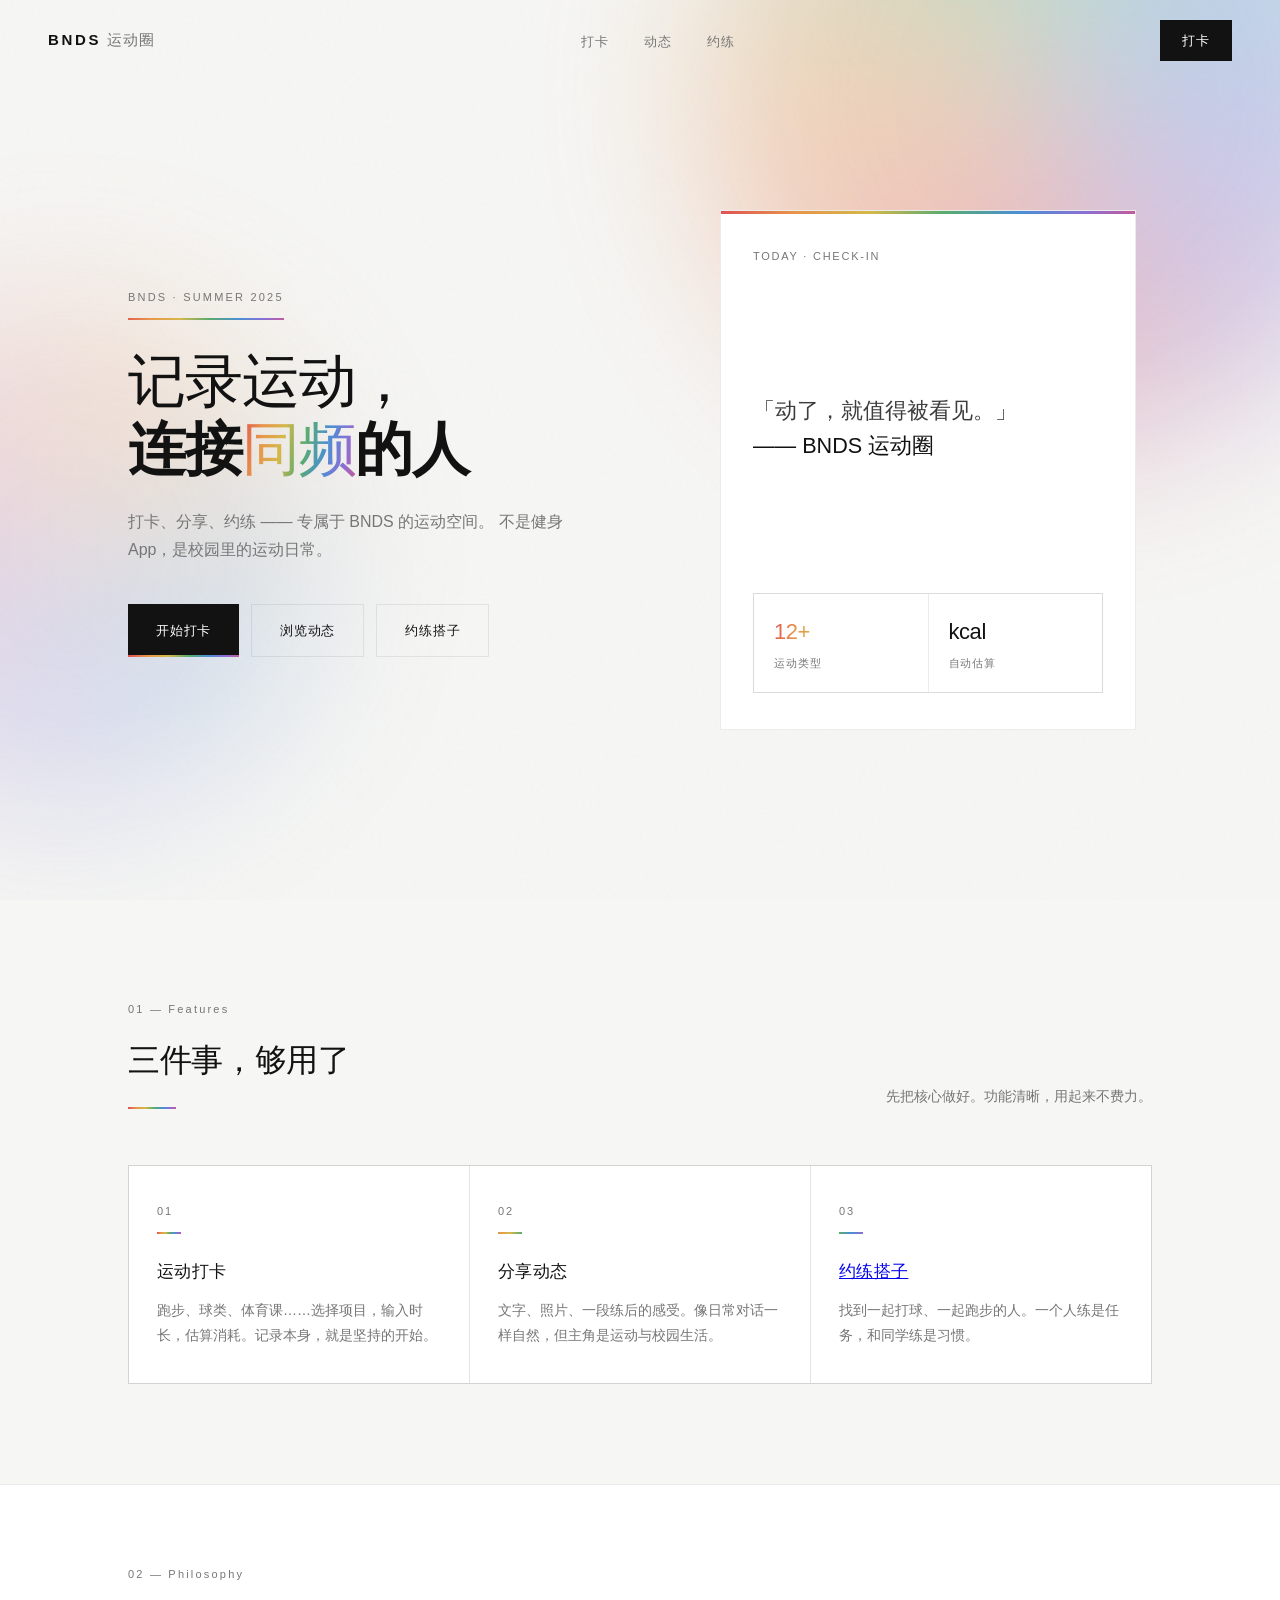
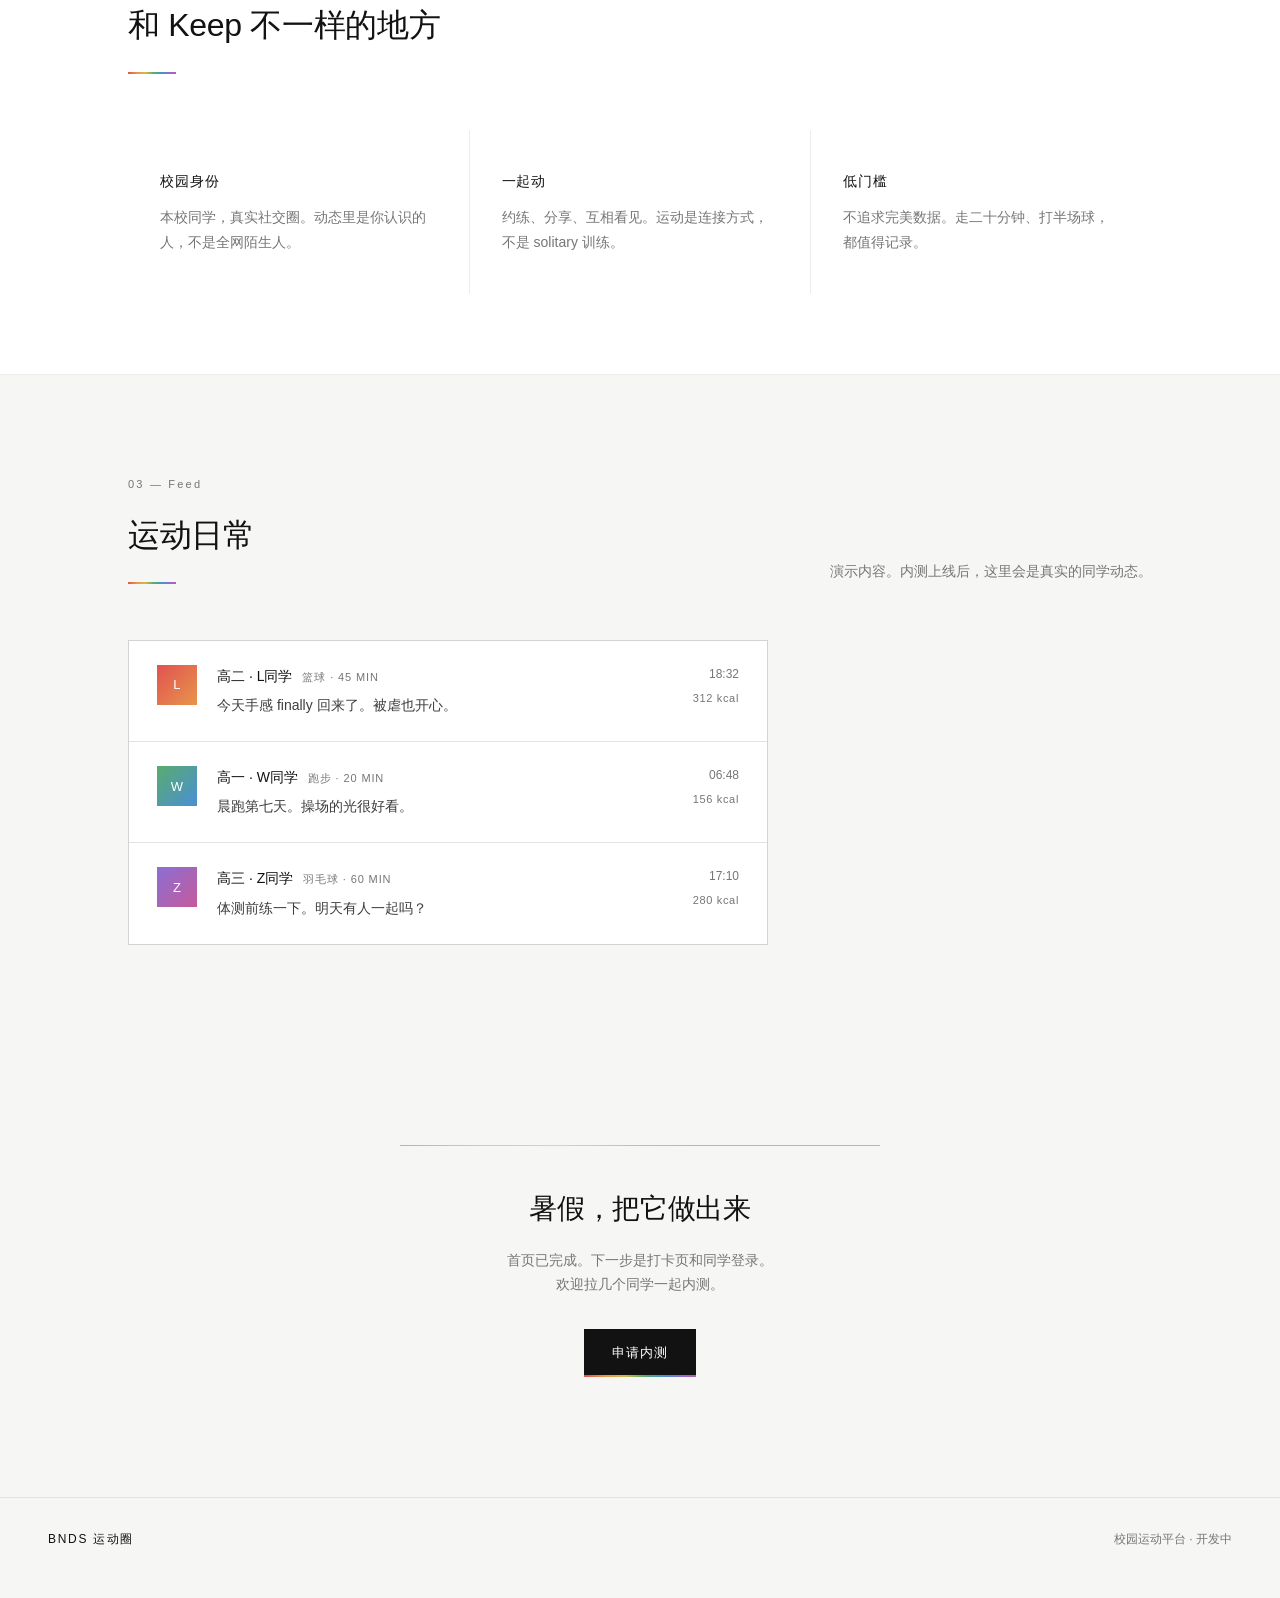
<file: index.html>
<!DOCTYPE html>
<html lang="zh-CN">
<head>
  <meta charset="UTF-8">
  <meta name="viewport" content="width=device-width, initial-scale=1.0, maximum-scale=1.0">
  <meta name="description" content="BNDS 运动圈 — 校园运动打卡与分享">
  <title>BNDS 运动圈</title>
  <link rel="stylesheet" href="styles.css">
</head>
<body>

  <div class="bg-layer" aria-hidden="true">
    <div class="bg-orb bg-orb--1"></div>
    <div class="bg-orb bg-orb--2"></div>
    <div class="bg-noise"></div>
  </div>

  <nav class="nav">
    <a class="nav-brand" href="index.html">
      <div class="nav-title">BNDS<em>运动圈</em></div>
    </a>
    <ul class="nav-links">
      <li><a href="checkin.html">打卡</a></li>
      <li><a href="feed.html">动态</a></li>
      <li><a href="buddy.html">约练</a></li>
    </ul>
    <a class="nav-cta" href="checkin.html"><span>打卡</span></a>
  </nav>

  <main class="page">

    <section class="hero">
      <div class="hero-content">
        <p class="hero-label">BNDS · Summer 2025</p>
        <h1 class="hero-title">
          记录运动，
          <strong>连接<span class="rainbow-text">同频</span>的人</strong>
        </h1>
        <p class="hero-subtitle">
          打卡、分享、约练 —— 专属于 BNDS 的运动空间。
          不是健身 App，是校园里的运动日常。
        </p>
        <div class="hero-actions">
          <a class="btn btn-primary" href="checkin.html">开始打卡</a>
          <a class="btn btn-outline" href="feed.html">浏览动态</a>
          <a class="btn btn-outline" href="buddy.html">约练搭子</a>
        </div>
      </div>

      <aside class="hero-visual" aria-hidden="true">
        <div class="hero-frame">
          <div class="hero-frame-inner">
            <p class="frame-top">Today · Check-in</p>
            <p class="frame-quote">
              「动了，就值得被看见。」<br>
              <span>—— BNDS 运动圈</span>
            </p>
            <div class="frame-metrics">
              <div class="frame-metric">
                <div class="frame-metric-value accent">12+</div>
                <div class="frame-metric-label">运动类型</div>
              </div>
              <div class="frame-metric">
                <div class="frame-metric-value">kcal</div>
                <div class="frame-metric-label">自动估算</div>
              </div>
            </div>
          </div>
        </div>
      </aside>
    </section>

    <section class="section" id="features">
      <div class="section-head section-head--row">
        <div>
          <p class="section-index">01 — Features</p>
          <h2 class="section-title">三件事，够用了</h2>
          <div class="rainbow-rule"></div>
        </div>
        <p class="section-desc">先把核心做好。功能清晰，用起来不费力。</p>
      </div>

      <div class="features-list">
        <article class="feature-item">
          <p class="feature-num">01</p>
          <h3 class="feature-title">运动打卡</h3>
          <p class="feature-desc">
            跑步、球类、体育课……选择项目，输入时长，估算消耗。记录本身，就是坚持的开始。
          </p>
        </article>

        <article class="feature-item">
          <p class="feature-num">02</p>
          <h3 class="feature-title">分享动态</h3>
          <p class="feature-desc">
            文字、照片、一段练后的感受。像日常对话一样自然，但主角是运动与校园生活。
          </p>
        </article>

        <article class="feature-item">
          <p class="feature-num">03</p>
          <h3 class="feature-title"><a href="buddy.html">约练搭子</a></h3>
          <p class="feature-desc">
            找到一起打球、一起跑步的人。一个人练是任务，和同学练是习惯。
          </p>
        </article>
      </div>
    </section>

    <section class="philosophy" id="philosophy">
      <div class="section" style="padding-top: 80px; padding-bottom: 80px;">
        <div class="section-head">
          <p class="section-index">02 — Philosophy</p>
          <h2 class="section-title">和 Keep 不一样的地方</h2>
          <div class="rainbow-rule"></div>
        </div>

        <div class="philosophy-grid">
          <div class="philosophy-item">
            <h3>校园身份</h3>
            <p>本校同学，真实社交圈。动态里是你认识的人，不是全网陌生人。</p>
          </div>
          <div class="philosophy-item">
            <h3>一起动</h3>
            <p>约练、分享、互相看见。运动是连接方式，不是 solitary 训练。</p>
          </div>
          <div class="philosophy-item">
            <h3>低门槛</h3>
            <p>不追求完美数据。走二十分钟、打半场球，都值得记录。</p>
          </div>
        </div>
      </div>
    </section>

    <section class="section" id="preview">
      <div class="section-head section-head--row">
        <div>
          <p class="section-index">03 — Feed</p>
          <h2 class="section-title">运动日常</h2>
          <div class="rainbow-rule"></div>
        </div>
        <p class="section-desc">演示内容。内测上线后，这里会是真实的同学动态。</p>
      </div>

      <div class="feed-list">
        <article class="feed-item">
          <div class="feed-initial feed-initial--1">L</div>
          <div class="feed-main">
            <div class="feed-row">
              <span class="feed-name">高二 · L同学</span>
              <span class="feed-sport">篮球 · 45 min</span>
            </div>
            <p class="feed-text">今天手感 finally 回来了。被虐也开心。</p>
          </div>
          <div class="feed-side">
            18:32
            <span class="feed-kcal">312 kcal</span>
          </div>
        </article>

        <article class="feed-item">
          <div class="feed-initial feed-initial--2">W</div>
          <div class="feed-main">
            <div class="feed-row">
              <span class="feed-name">高一 · W同学</span>
              <span class="feed-sport">跑步 · 20 min</span>
            </div>
            <p class="feed-text">晨跑第七天。操场的光很好看。</p>
          </div>
          <div class="feed-side">
            06:48
            <span class="feed-kcal">156 kcal</span>
          </div>
        </article>

        <article class="feed-item">
          <div class="feed-initial feed-initial--3">Z</div>
          <div class="feed-main">
            <div class="feed-row">
              <span class="feed-name">高三 · Z同学</span>
              <span class="feed-sport">羽毛球 · 60 min</span>
            </div>
            <p class="feed-text">体测前练一下。明天有人一起吗？</p>
          </div>
          <div class="feed-side">
            17:10
            <span class="feed-kcal">280 kcal</span>
          </div>
        </article>
      </div>
    </section>

    <section class="cta-block">
      <div class="cta-inner">
        <div class="cta-rainbow-line"></div>
        <h2>暑假，把它做出来</h2>
        <p>首页已完成。下一步是打卡页和同学登录。<br>欢迎拉几个同学一起内测。</p>
        <button class="btn btn-primary" data-coming-soon="内测">申请内测</button>
      </div>
    </section>

  </main>

  <footer class="footer">
    <span class="footer-brand">BNDS 运动圈</span>
    <span class="footer-note">校园运动平台 · 开发中</span>
  </footer>

  <div class="toast" id="toast"></div>
  <script src="main.js"></script>
</body>
</html>
</file>
<file: styles.css>
/* BNDS 运动圈 — 高级彩虹版 */

:root {
  --rainbow: linear-gradient(
    102deg,
    #e05252 0%,
    #e8954a 18%,
    #d4b84a 36%,
    #5aab6e 54%,
    #4a8fd4 72%,
    #8b6fd4 88%,
    #c45a9a 100%
  );
  --rainbow-soft: linear-gradient(
    102deg,
    rgba(224, 82, 82, 0.55),
    rgba(232, 149, 74, 0.55),
    rgba(212, 184, 74, 0.55),
    rgba(90, 171, 110, 0.55),
    rgba(74, 143, 212, 0.55),
    rgba(139, 111, 212, 0.55),
    rgba(196, 90, 154, 0.55)
  );
  --bg: #f6f6f4;
  --surface: #ffffff;
  --ink: #121212;
  --ink-soft: #3d3d3d;
  --muted: #767676;
  --line: rgba(18, 18, 18, 0.08);
  --radius: 2px;
  --font: "PingFang SC", "Helvetica Neue", -apple-system, BlinkMacSystemFont, sans-serif;
}

*,
*::before,
*::after {
  box-sizing: border-box;
  margin: 0;
  padding: 0;
}

html {
  scroll-behavior: smooth;
}

body {
  font-family: var(--font);
  color: var(--ink);
  background: var(--bg);
  line-height: 1.65;
  -webkit-font-smoothing: antialiased;
}

/* ── 背景：极淡彩虹光晕 ── */
.bg-layer {
  position: fixed;
  inset: 0;
  z-index: 0;
  pointer-events: none;
  overflow: hidden;
}

.bg-orb {
  position: absolute;
  border-radius: 50%;
  filter: blur(80px);
  opacity: 0.35;
}

.bg-orb--1 {
  width: 55vw;
  height: 55vw;
  top: -20vw;
  right: -10vw;
  background: conic-gradient(from 200deg, #e05252, #e8954a, #5aab6e, #4a8fd4, #8b6fd4, #e05252);
}

.bg-orb--2 {
  width: 40vw;
  height: 40vw;
  bottom: 10%;
  left: -15vw;
  background: conic-gradient(from 120deg, #4a8fd4, #8b6fd4, #c45a9a, #e8954a, #4a8fd4);
  opacity: 0.22;
}

.bg-noise {
  position: absolute;
  inset: 0;
  opacity: 0.025;
  background-image: url("data:image/svg+xml,%3Csvg viewBox='0 0 256 256' xmlns='http://www.w3.org/2000/svg'%3E%3Cfilter id='n'%3E%3CfeTurbulence type='fractalNoise' baseFrequency='0.9' numOctaves='4' stitchTiles='stitch'/%3E%3C/filter%3E%3Crect width='100%25' height='100%25' filter='url(%23n)'/%3E%3C/svg%3E");
}

/* ── 导航 ── */
.nav {
  position: fixed;
  top: 0;
  left: 0;
  right: 0;
  z-index: 100;
  padding: 20px clamp(20px, 5vw, 48px);
  display: flex;
  align-items: center;
  justify-content: space-between;
  transition: background 0.4s, border-color 0.4s;
}

.nav.scrolled {
  background: rgba(246, 246, 244, 0.82);
  backdrop-filter: blur(20px);
  -webkit-backdrop-filter: blur(20px);
  border-bottom: 1px solid var(--line);
}

.nav-brand {
  text-decoration: none;
  color: var(--ink);
}

.nav-title {
  font-size: 15px;
  font-weight: 600;
  letter-spacing: 0.18em;
  text-transform: uppercase;
}

.nav-title em {
  font-style: normal;
  font-weight: 400;
  color: var(--muted);
  margin-left: 6px;
  letter-spacing: 0.06em;
  text-transform: none;
}

.nav-links {
  display: none;
  gap: 36px;
  list-style: none;
}

.nav-links a {
  text-decoration: none;
  color: var(--muted);
  font-size: 13px;
  letter-spacing: 0.04em;
  transition: color 0.25s;
}

.nav-links a:hover {
  color: var(--ink);
}

.nav-cta {
  padding: 10px 22px;
  background: var(--ink);
  color: var(--surface);
  border: none;
  font-size: 13px;
  font-weight: 500;
  letter-spacing: 0.06em;
  cursor: pointer;
  position: relative;
  overflow: hidden;
  transition: opacity 0.25s;
  text-decoration: none;
  display: inline-flex;
  align-items: center;
}

.nav-cta::before {
  content: "";
  position: absolute;
  inset: 0;
  background: var(--rainbow);
  opacity: 0;
  transition: opacity 0.35s;
}

.nav-cta span {
  position: relative;
  z-index: 1;
}

.nav-cta:hover::before {
  opacity: 1;
}

.nav-cta:hover {
  opacity: 0.95;
}

@media (min-width: 768px) {
  .nav-links { display: flex; }
}

/* ── 页面 ── */
.page {
  position: relative;
  z-index: 1;
}

/* ── Hero ── */
.hero {
  min-height: 100svh;
  display: grid;
  grid-template-columns: 1fr;
  align-items: center;
  padding: 120px clamp(20px, 5vw, 48px) 80px;
  max-width: 1120px;
  margin: 0 auto;
}

@media (min-width: 900px) {
  .hero {
    grid-template-columns: 1.1fr 0.9fr;
    gap: 64px;
  }
}

.hero-content {
  max-width: 560px;
}

.hero-label {
  display: inline-block;
  font-size: 11px;
  font-weight: 500;
  letter-spacing: 0.2em;
  text-transform: uppercase;
  color: var(--muted);
  margin-bottom: 28px;
  padding-bottom: 12px;
  border-bottom: 2px solid transparent;
  border-image: var(--rainbow) 1;
}

.hero-title {
  font-size: clamp(2.2rem, 5.5vw, 3.6rem);
  font-weight: 300;
  line-height: 1.18;
  letter-spacing: -0.02em;
  color: var(--ink);
  margin-bottom: 24px;
}

.hero-title strong {
  font-weight: 600;
  display: block;
}

.hero-title .rainbow-text {
  background: var(--rainbow);
  -webkit-background-clip: text;
  -webkit-text-fill-color: transparent;
  background-clip: text;
  font-weight: 500;
}

.hero-subtitle {
  font-size: 16px;
  color: var(--muted);
  line-height: 1.75;
  margin-bottom: 40px;
  max-width: 440px;
}

.hero-actions {
  display: flex;
  flex-wrap: wrap;
  gap: 12px;
}

.btn {
  display: inline-flex;
  align-items: center;
  justify-content: center;
  padding: 15px 28px;
  font-size: 13px;
  font-weight: 500;
  letter-spacing: 0.06em;
  text-decoration: none;
  border: none;
  cursor: pointer;
  transition: transform 0.2s, box-shadow 0.2s, background 0.2s;
}

.btn:active {
  transform: scale(0.98);
}

.btn-primary {
  background: var(--ink);
  color: var(--surface);
  position: relative;
  overflow: hidden;
}

.btn-primary::after {
  content: "";
  position: absolute;
  bottom: 0;
  left: 0;
  right: 0;
  height: 2px;
  background: var(--rainbow);
}

.btn-primary:hover {
  box-shadow: 0 12px 40px rgba(18, 18, 18, 0.15);
}

.btn-outline {
  background: transparent;
  color: var(--ink);
  border: 1px solid var(--line);
}

.btn-outline:hover {
  border-color: transparent;
  background: var(--surface);
  box-shadow: 0 8px 32px rgba(18, 18, 18, 0.06);
}

/* Hero 视觉 */
.hero-visual {
  display: none;
  position: relative;
  aspect-ratio: 4 / 5;
  max-height: 520px;
}

@media (min-width: 900px) {
  .hero-visual { display: block; }
}

.hero-frame {
  position: absolute;
  inset: 0;
  background: var(--surface);
  border: 1px solid var(--line);
  overflow: hidden;
}

.hero-frame::before {
  content: "";
  position: absolute;
  top: 0;
  left: 0;
  right: 0;
  height: 3px;
  background: var(--rainbow);
}

.hero-frame-inner {
  padding: 36px 32px;
  height: 100%;
  display: flex;
  flex-direction: column;
  justify-content: space-between;
}

.frame-top {
  font-size: 11px;
  letter-spacing: 0.16em;
  text-transform: uppercase;
  color: var(--muted);
}

.frame-quote {
  font-size: clamp(1.1rem, 2vw, 1.35rem);
  font-weight: 300;
  line-height: 1.6;
  color: var(--ink-soft);
}

.frame-quote span {
  font-weight: 500;
  color: var(--ink);
}

.frame-metrics {
  display: grid;
  grid-template-columns: 1fr 1fr;
  gap: 1px;
  background: var(--line);
  border: 1px solid var(--line);
}

.frame-metric {
  background: var(--surface);
  padding: 20px;
}

.frame-metric-value {
  font-size: 22px;
  font-weight: 300;
  letter-spacing: -0.02em;
  margin-bottom: 4px;
}

.frame-metric-value.accent {
  background: var(--rainbow);
  -webkit-background-clip: text;
  -webkit-text-fill-color: transparent;
  background-clip: text;
}

.frame-metric-label {
  font-size: 11px;
  color: var(--muted);
  letter-spacing: 0.08em;
}

/* ── 通用区块 ── */
.section {
  padding: 100px clamp(20px, 5vw, 48px);
  max-width: 1120px;
  margin: 0 auto;
}

.section-head {
  margin-bottom: 56px;
}

.section-head--row {
  display: flex;
  flex-direction: column;
  gap: 16px;
}

@media (min-width: 768px) {
  .section-head--row {
    flex-direction: row;
    align-items: flex-end;
    justify-content: space-between;
  }
}

.section-index {
  font-size: 11px;
  font-weight: 500;
  letter-spacing: 0.2em;
  color: var(--muted);
  margin-bottom: 16px;
}

.section-title {
  font-size: clamp(1.5rem, 3vw, 2rem);
  font-weight: 400;
  letter-spacing: -0.01em;
  color: var(--ink);
}

.section-desc {
  font-size: 14px;
  color: var(--muted);
  max-width: 360px;
  line-height: 1.7;
}

.rainbow-rule {
  width: 48px;
  height: 2px;
  background: var(--rainbow);
  margin-top: 20px;
}

/* ── 功能列表 ── */
.features-list {
  display: grid;
  gap: 1px;
  background: var(--line);
  border: 1px solid var(--line);
}

@media (min-width: 768px) {
  .features-list {
    grid-template-columns: repeat(3, 1fr);
  }
}

.feature-item {
  background: var(--surface);
  padding: 36px 28px;
  opacity: 0;
  transform: translateY(12px);
  transition: opacity 0.6s ease, transform 0.6s ease;
}

.feature-item.visible {
  opacity: 1;
  transform: translateY(0);
}

.feature-num {
  font-size: 11px;
  letter-spacing: 0.16em;
  color: var(--muted);
  margin-bottom: 24px;
}

.feature-num::after {
  content: "";
  display: block;
  width: 24px;
  height: 2px;
  margin-top: 12px;
  background: var(--rainbow);
}

.feature-item:nth-child(2) .feature-num::after {
  background: linear-gradient(90deg, #e8954a, #d4b84a, #5aab6e);
}

.feature-item:nth-child(3) .feature-num::after {
  background: linear-gradient(90deg, #5aab6e, #4a8fd4, #8b6fd4);
}

.feature-title {
  font-size: 17px;
  font-weight: 500;
  margin-bottom: 12px;
  letter-spacing: 0.02em;
}

.feature-desc {
  font-size: 14px;
  color: var(--muted);
  line-height: 1.75;
}

/* ── 差异化 ── */
.philosophy {
  border-top: 1px solid var(--line);
  border-bottom: 1px solid var(--line);
  background: var(--surface);
}

.philosophy-grid {
  display: grid;
  gap: 1px;
  background: var(--line);
}

@media (min-width: 768px) {
  .philosophy-grid {
    grid-template-columns: repeat(3, 1fr);
  }
}

.philosophy-item {
  background: var(--surface);
  padding: 40px 32px;
}

.philosophy-item h3 {
  font-size: 14px;
  font-weight: 500;
  letter-spacing: 0.06em;
  margin-bottom: 12px;
}

.philosophy-item p {
  font-size: 14px;
  color: var(--muted);
  line-height: 1.75;
}

/* ── 动态预览 ── */
.feed-list {
  display: flex;
  flex-direction: column;
  gap: 1px;
  background: var(--line);
  border: 1px solid var(--line);
  max-width: 640px;
}

.feed-item {
  display: grid;
  grid-template-columns: auto 1fr auto;
  gap: 20px;
  align-items: start;
  padding: 24px 28px;
  background: var(--surface);
  opacity: 0;
  transform: translateY(10px);
  transition: opacity 0.5s ease, transform 0.5s ease;
}

.feed-item.visible {
  opacity: 1;
  transform: translateY(0);
}

.feed-initial {
  width: 40px;
  height: 40px;
  display: flex;
  align-items: center;
  justify-content: center;
  font-size: 13px;
  font-weight: 500;
  color: var(--surface);
  letter-spacing: 0.02em;
}

.feed-initial--1 { background: linear-gradient(135deg, #e05252, #e8954a); }
.feed-initial--2 { background: linear-gradient(135deg, #5aab6e, #4a8fd4); }
.feed-initial--3 { background: linear-gradient(135deg, #8b6fd4, #c45a9a); }

.feed-main {
  min-width: 0;
}

.feed-row {
  display: flex;
  flex-wrap: wrap;
  align-items: baseline;
  gap: 10px;
  margin-bottom: 6px;
}

.feed-name {
  font-size: 14px;
  font-weight: 500;
}

.feed-sport {
  font-size: 11px;
  letter-spacing: 0.08em;
  color: var(--muted);
  text-transform: uppercase;
}

.feed-text {
  font-size: 14px;
  color: var(--ink-soft);
  line-height: 1.65;
}

.feed-side {
  text-align: right;
  font-size: 12px;
  color: var(--muted);
  white-space: nowrap;
}

.feed-kcal {
  display: block;
  margin-top: 4px;
  font-size: 11px;
  letter-spacing: 0.06em;
}

/* ── CTA ── */
.cta-block {
  text-align: center;
  padding: 100px clamp(20px, 5vw, 48px) 120px;
}

.cta-inner {
  max-width: 480px;
  margin: 0 auto;
}

.cta-inner h2 {
  font-size: clamp(1.3rem, 3vw, 1.75rem);
  font-weight: 400;
  letter-spacing: -0.01em;
  margin-bottom: 16px;
}

.cta-inner p {
  font-size: 14px;
  color: var(--muted);
  margin-bottom: 32px;
  line-height: 1.75;
}

.cta-rainbow-line {
  width: 100%;
  height: 1px;
  background: var(--rainbow-soft);
  margin-bottom: 40px;
}

/* ── 页脚 ── */
.footer {
  padding: 32px clamp(20px, 5vw, 48px) 48px;
  border-top: 1px solid var(--line);
  display: flex;
  flex-direction: column;
  gap: 8px;
}

@media (min-width: 640px) {
  .footer {
    flex-direction: row;
    justify-content: space-between;
    align-items: center;
  }
}

.footer-brand {
  font-size: 12px;
  font-weight: 500;
  letter-spacing: 0.14em;
  text-transform: uppercase;
}

.footer-note {
  font-size: 12px;
  color: var(--muted);
}

/* ── Toast ── */
.toast {
  position: fixed;
  bottom: 32px;
  left: 50%;
  transform: translateX(-50%) translateY(16px);
  padding: 12px 20px;
  background: var(--ink);
  color: var(--surface);
  font-size: 13px;
  letter-spacing: 0.04em;
  opacity: 0;
  pointer-events: none;
  transition: opacity 0.3s, transform 0.3s;
  z-index: 200;
}

.toast.show {
  opacity: 1;
  transform: translateX(-50%) translateY(0);
}

/* ── 页面内导航 ── */
.nav-links-inline {
  display: none;
  gap: 20px;
}

.nav-links-inline a {
  text-decoration: none;
  color: var(--muted);
  font-size: 13px;
  letter-spacing: 0.04em;
  transition: color 0.2s;
}

.nav-links-inline a:hover,
.nav-links-inline a.active {
  color: var(--ink);
}

@media (min-width: 768px) {
  .nav-links-inline {
    display: flex;
  }
}

/* ── 底部 Tab 导航（手机） ── */
.app-tabs {
  position: fixed;
  bottom: 0;
  left: 0;
  right: 0;
  z-index: 90;
  display: flex;
  background: rgba(246, 246, 244, 0.92);
  backdrop-filter: blur(16px);
  -webkit-backdrop-filter: blur(16px);
  border-top: 1px solid var(--line);
}

.app-tab {
  flex: 1;
  padding: 14px 8px;
  text-align: center;
  text-decoration: none;
  font-size: 11px;
  letter-spacing: 0.08em;
  text-transform: uppercase;
  color: var(--muted);
  transition: color 0.2s;
  position: relative;
}

.app-tab.active {
  color: var(--ink);
  font-weight: 500;
}

.app-tab.active::before {
  content: "";
  position: absolute;
  top: 0;
  left: 25%;
  right: 25%;
  height: 2px;
  background: var(--rainbow);
}

@media (min-width: 768px) {
  .app-tabs {
    display: none;
  }
}

@media (max-width: 767px) {
  .checkin-page,
  .feed-page,
  .buddy-page {
    padding-bottom: 120px;
  }
}

.app-nav a.active {
  color: var(--ink);
  font-weight: 500;
}

/* ── 同步状态 ── */
.sync-bar {
  font-size: 11px;
  letter-spacing: 0.08em;
  color: var(--muted);
  margin-top: 16px;
}

.sync-bar[data-state='online'] {
  color: #2d6a4f;
}

.sync-bar[data-state='offline'],
.sync-bar[data-state='local'] {
  color: #b5651d;
}
</file>
